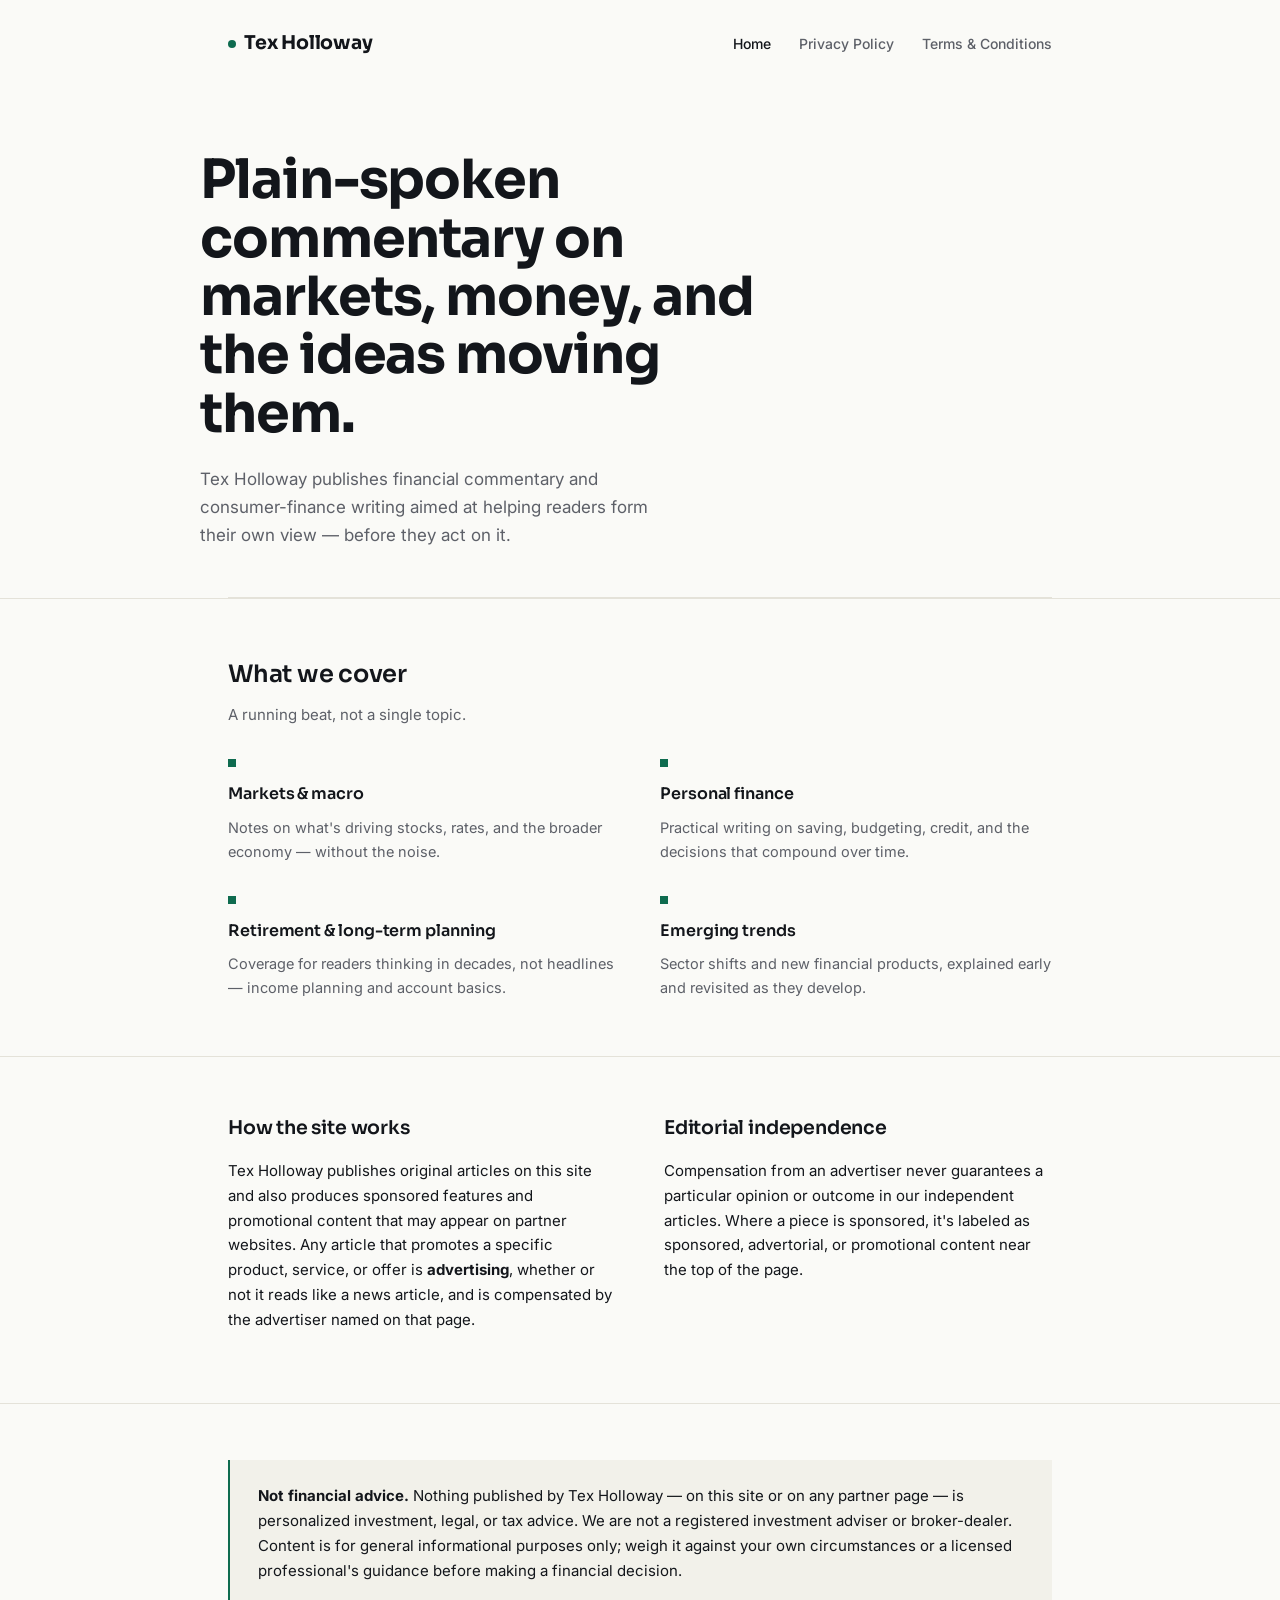
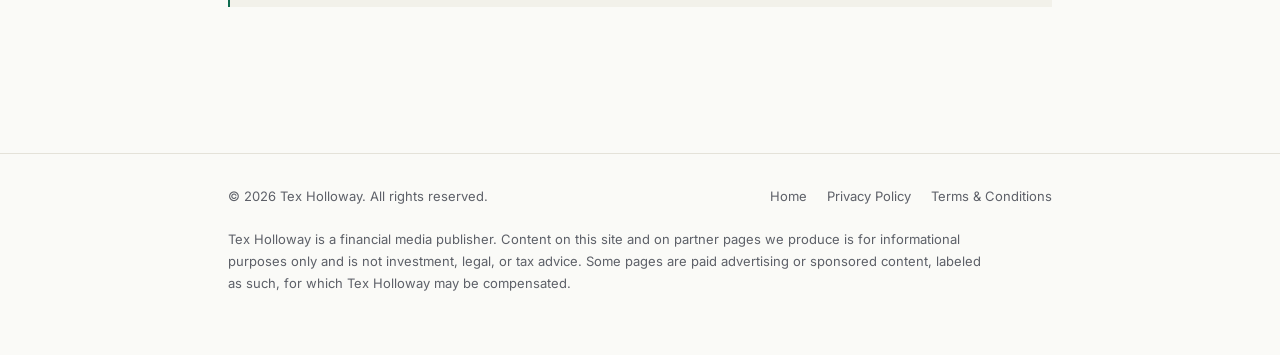
<file: index.html>
<!DOCTYPE html>
<html lang="en">
<head>
      <!-- FF Pro Universal Tag -->
    <script>!function(f,l,u,x,j,s,a,b){window.flux||(j="undefined"!=typeof fluxOptions?fluxOptions:{},s="undefined"!=typeof fluxDefaults?fluxDefaults:{},(a=l.createElement("script")).src="https://"+u+"/integration/lumetricv2.min.js?v="+x,a.type="text/javascript",a.async="true",queue=[],window.flux={track:function(){queue.push(arguments)}},a.onload=a.onreadystatechange=function(){var rs=this.readyState;if(!rs||"complete"==rs||"loaded"==rs)try{for(window.flux=new Lumetric(u,x,j,s);0!=queue.length;){var args=queue.pop();window.flux.track.apply(null,args)}}catch(e){}},(b=document.getElementsByTagName("script")[0]).parentNode.insertBefore(a,b))}(window,document,"","3.3.0");</script>

    <!-- FF Pro View Event -->
    <script>
    flux.track("view")
    </script>
<meta charset="UTF-8">
<meta name="viewport" content="width=device-width, initial-scale=1.0">
<title>Tex Holloway — Independent Financial Commentary</title>
<link rel="preconnect" href="https://fonts.googleapis.com">
<link rel="preconnect" href="https://fonts.gstatic.com" crossorigin>
<link href="https://fonts.googleapis.com/css2?family=Sora:wght@400;500;600;700&family=Inter:wght@400;500;600&display=swap" rel="stylesheet">
<style>
  :root{
    --bg:#FAFAF7;
    --bg-raised:#F2F1EA;
    --ink:#13161B;
    --muted:#5D6068;
    --line:#E4E2D9;
    --accent:#0E6B4F;
    --accent-ink:#FAFAF7;
    --focus:#0E6B4F;
    --sans-display:"Sora", -apple-system, BlinkMacSystemFont, "Segoe UI", sans-serif;
    --sans-body:"Inter", -apple-system, BlinkMacSystemFont, "Segoe UI", sans-serif;
  }
  @media (prefers-color-scheme: dark){
    :root:not([data-theme="light"]){
      --bg:#0E1210;
      --bg-raised:#171B18;
      --ink:#F3F2EC;
      --muted:#9C9F97;
      --line:#2A2F2A;
      --accent:#4FD8A6;
      --accent-ink:#0E1210;
      --focus:#4FD8A6;
    }
  }
  :root[data-theme="dark"]{
    --bg:#0E1210;
    --bg-raised:#171B18;
    --ink:#F3F2EC;
    --muted:#9C9F97;
    --line:#2A2F2A;
    --accent:#4FD8A6;
    --accent-ink:#0E1210;
    --focus:#4FD8A6;
  }

  *{ box-sizing:border-box; }
  html,body{ margin:0; padding:0; }
  body{
    background:var(--bg);
    color:var(--ink);
    font-family:var(--sans-body);
    line-height:1.65;
    -webkit-font-smoothing:antialiased;
  }
  a{ color:var(--ink); }
  a:focus-visible, button:focus-visible{
    outline:2px solid var(--focus);
    outline-offset:3px;
  }
  img{ max-width:100%; }

  .wrap{
    max-width:880px;
    margin:0 auto;
    padding:0 28px;
  }

  /* Header */
  header.top{
    padding:28px 0;
  }
  .top-row{
    display:flex;
    align-items:center;
    justify-content:space-between;
    gap:20px;
    flex-wrap:wrap;
  }
  .wordmark{
    font-family:var(--sans-display);
    font-weight:700;
    font-size:19px;
    letter-spacing:-0.01em;
    text-decoration:none;
    color:var(--ink);
    display:flex;
    align-items:center;
    gap:8px;
  }
  .wordmark .dot{
    width:8px;
    height:8px;
    border-radius:50%;
    background:var(--accent);
    display:inline-block;
  }
  nav.navbar{
    display:flex;
    gap:28px;
    flex-wrap:wrap;
  }
  .navlink{
    font-family:var(--sans-body);
    font-size:14px;
    font-weight:500;
    text-decoration:none;
    color:var(--muted);
    background:none;
    border:none;
    cursor:pointer;
    padding:4px 0;
  }
  .navlink[aria-current="page"]{ color:var(--ink); }
  .navlink:hover{ color:var(--ink); }

  main{ padding:8px 0 90px; }
  section.view{ display:none; }
  section.view.active{ display:block; }

  /* Hero */
  .hero{
    padding:56px 0 48px;
  }
  .hero h1{
    font-family:var(--sans-display);
    font-weight:700;
    font-size:clamp(34px, 5.6vw, 54px);
    line-height:1.08;
    letter-spacing:-0.02em;
    max-width:620px;
    margin:0 0 22px;
  }
  .hero p.sub{
    font-size:17px;
    color:var(--muted);
    max-width:480px;
    margin:0;
  }

  .rule{
    border:none;
    border-top:1px solid var(--line);
    margin:0;
  }

  section.block{
    padding:56px 0;
    border-top:1px solid var(--line);
  }
  h2.section-head{
    font-family:var(--sans-display);
    font-weight:600;
    font-size:24px;
    letter-spacing:-0.01em;
    margin:0 0 8px;
  }
  .section-sub{
    color:var(--muted);
    font-size:15px;
    margin:0 0 32px;
    max-width:460px;
  }

  .coverage-grid{
    display:grid;
    grid-template-columns:1fr 1fr;
    gap:32px 40px;
  }
  @media (max-width:640px){
    .coverage-grid{ grid-template-columns:1fr; }
  }
  .coverage-item .sq{
    width:8px;
    height:8px;
    background:var(--accent);
    margin-bottom:14px;
  }
  .coverage-item h3{
    font-family:var(--sans-display);
    font-weight:600;
    font-size:16px;
    margin:0 0 8px;
    letter-spacing:-0.005em;
  }
  .coverage-item p{
    margin:0;
    font-size:14.5px;
    color:var(--muted);
  }

  .two-col{
    display:grid;
    grid-template-columns:1fr 1fr;
    gap:48px;
  }
  @media (max-width:640px){
    .two-col{ grid-template-columns:1fr; gap:32px; }
  }
  .two-col p{ font-size:15px; }
  .two-col h2{
    font-family:var(--sans-display);
    font-weight:600;
    font-size:19px;
    margin:0 0 12px;
    letter-spacing:-0.01em;
  }

  .callout{
    background:var(--bg-raised);
    border-left:2px solid var(--accent);
    padding:24px 28px;
    font-size:15px;
  }
  .callout p{ margin:0; }
  .callout strong{ color:var(--ink); }

  address{
    font-style:normal;
    font-size:15px;
  }
  address a{
    color:var(--accent);
    text-decoration:none;
  }
  address a:hover{ text-decoration:underline; }
  address .role{
    color:var(--muted);
    display:inline-block;
    min-width:170px;
  }
  address .row{ margin-bottom:10px; }

  /* Legal pages */
  .legal{ padding-top:40px; }
  .legal-head h2{
    font-family:var(--sans-display);
    font-weight:700;
    font-size:32px;
    letter-spacing:-0.02em;
    margin:0 0 8px;
  }
  .legal-updated{
    font-size:13px;
    color:var(--muted);
    margin-bottom:44px;
  }
  .legal article{
    padding:26px 0;
    border-top:1px solid var(--line);
  }
  .legal article:last-child{ border-bottom:1px solid var(--line); }
  .legal h3{
    font-family:var(--sans-display);
    font-weight:600;
    font-size:15.5px;
    color:var(--ink);
    margin:0 0 10px;
  }
  .legal p, .legal li{
    font-size:14.5px;
    color:var(--muted);
    line-height:1.7;
  }
  .legal ul{ padding-left:18px; margin:8px 0 0; }
  .legal li{ margin-bottom:6px; }
  .legal strong{ color:var(--ink); }

  footer{
    border-top:1px solid var(--line);
    padding:32px 0 48px;
    font-size:13px;
    color:var(--muted);
  }
  .footer-row{
    display:flex;
    justify-content:space-between;
    flex-wrap:wrap;
    gap:14px;
    align-items:center;
    margin-bottom:20px;
  }
  .footer-links{
    display:flex;
    gap:20px;
    flex-wrap:wrap;
  }
  .footer-links a{
    color:var(--muted);
    text-decoration:none;
  }
  .footer-links a:hover{ color:var(--ink); }
  .footer-disc{
    line-height:1.7;
    max-width:760px;
  }

  @media (prefers-reduced-motion: no-preference){
    .hero h1, .hero p.sub{
      animation:rise .5s ease-out both;
    }
    .hero p.sub{ animation-delay:.08s; }
  }
  @keyframes rise{
    from{ opacity:0; transform:translateY(8px); }
    to{ opacity:1; transform:translateY(0); }
  }
</style>
</head>
<body>

<header class="top">
  <div class="wrap">
    <div class="top-row">
      <a href="#home" class="wordmark" data-view="home"><span class="dot"></span>Tex Holloway</a>
      <nav class="navbar" aria-label="Site">
        <a href="#home" class="navlink" data-view="home" aria-current="page">Home</a>
        <a href="#privacy" class="navlink" data-view="privacy">Privacy Policy</a>
        <a href="#terms" class="navlink" data-view="terms">Terms &amp; Conditions</a>
      </nav>
    </div>
  </div>
</header>

<main>

  <!-- HOME -->
  <section id="home" class="view active">

    <div class="wrap hero">
      <h1>Plain-spoken commentary on markets, money, and the ideas moving them.</h1>
      <p class="sub">Tex Holloway publishes financial commentary and consumer-finance writing aimed at helping readers form their own view — before they act on it.</p>
    </div>

    <div class="wrap">
      <hr class="rule">
    </div>

    <section class="block">
      <div class="wrap">
        <h2 class="section-head">What we cover</h2>
        <p class="section-sub">A running beat, not a single topic.</p>
        <div class="coverage-grid">
          <div class="coverage-item">
            <div class="sq"></div>
            <h3>Markets &amp; macro</h3>
            <p>Notes on what's driving stocks, rates, and the broader economy — without the noise.</p>
          </div>
          <div class="coverage-item">
            <div class="sq"></div>
            <h3>Personal finance</h3>
            <p>Practical writing on saving, budgeting, credit, and the decisions that compound over time.</p>
          </div>
          <div class="coverage-item">
            <div class="sq"></div>
            <h3>Retirement &amp; long-term planning</h3>
            <p>Coverage for readers thinking in decades, not headlines — income planning and account basics.</p>
          </div>
          <div class="coverage-item">
            <div class="sq"></div>
            <h3>Emerging trends</h3>
            <p>Sector shifts and new financial products, explained early and revisited as they develop.</p>
          </div>
        </div>
      </div>
    </section>

    <section class="block">
      <div class="wrap two-col">
        <div>
          <h2>How the site works</h2>
          <p>Tex Holloway publishes original articles on this site and also produces sponsored features and promotional content that may appear on partner websites. Any article that promotes a specific product, service, or offer is <strong>advertising</strong>, whether or not it reads like a news article, and is compensated by the advertiser named on that page.</p>
        </div>
        <div>
          <h2>Editorial independence</h2>
          <p>Compensation from an advertiser never guarantees a particular opinion or outcome in our independent articles. Where a piece is sponsored, it's labeled as sponsored, advertorial, or promotional content near the top of the page.</p>
        </div>
      </div>
    </section>

    <section class="block">
      <div class="wrap">
        <div class="callout">
          <p><strong>Not financial advice.</strong> Nothing published by Tex Holloway — on this site or on any partner page — is personalized investment, legal, or tax advice. We are not a registered investment adviser or broker-dealer. Content is for general informational purposes only; weigh it against your own circumstances or a licensed professional's guidance before making a financial decision.</p>
        </div>
      </div>
    </section>

  </section>

  <!-- PRIVACY -->
  <section id="privacy" class="view legal">
    <div class="wrap">
      <div class="legal-head">
        <h2>Privacy Policy</h2>
      </div>
      <p class="legal-updated">Last updated: <span class="updated-date"></span></p>

      <article>
        <h3>1. Overview</h3>
        <p>This policy explains what information Tex Holloway ("Tex Holloway," "we," "us") collects when you visit texholloway.com or any page we publish on a partner site that links to this policy, how we use that information, and the choices available to you. By using our sites, you agree to the practices described here.</p>
      </article>

      <article>
        <h3>2. Information we collect</h3>
        <ul>
          <li><strong>Information you provide.</strong> If you contact us, sign up for a list, or fill out a form, we collect what you submit — typically your name and email address.</li>
          <li><strong>Automatically collected information.</strong> Like most publishers, we and our vendors collect device and usage data through cookies, pixels, and similar technologies — including IP address, browser type, pages viewed, referring pages, and approximate location.</li>
          <li><strong>Information from advertising partners.</strong> Pages that host sponsored or advertorial content may use tracking technology supplied by the advertiser or their ad network to measure clicks and conversions.</li>
        </ul>
      </article>

      <article>
        <h3>3. How we use information</h3>
        <ul>
          <li>To operate, maintain, and improve our sites and content</li>
          <li>To understand which articles and offers readers engage with</li>
          <li>To communicate with you if you've asked to hear from us</li>
          <li>To measure the performance of advertising and sponsored content</li>
          <li>To detect, prevent, and address fraud, abuse, or security issues</li>
        </ul>
      </article>

      <article>
        <h3>4. Cookies, pixels &amp; advertising</h3>
        <p>We and third-party advertising partners use cookies and similar technologies to serve content, measure performance, and, on advertorial pages, track referrals to advertiser offers. You can control or delete cookies through your browser settings; blocking cookies may affect how pages on our site display or function. Where required by law, we will ask for your consent before setting non-essential cookies.</p>
      </article>

      <article>
        <h3>5. Advertorial &amp; sponsored pages</h3>
        <p>Some pages linking to this policy are sponsored features written or commissioned by Tex Holloway and hosted on behalf of an advertiser. Clicking through to an advertiser's offer takes you to a page operated by that advertiser, governed by their own privacy policy — we encourage you to review it. We are not responsible for the privacy practices of advertisers or other third-party sites we link to.</p>
      </article>

      <article>
        <h3>6. How we share information</h3>
        <p>We do not sell your name or contact details to third parties for their own marketing use. We do share aggregated or device-level analytics and advertising data with service providers, analytics vendors, and advertising partners who help us operate our sites and measure campaign performance, and we may disclose information if required by law or to protect our rights.</p>
      </article>

      <article>
        <h3>7. Your choices &amp; rights</h3>
        <p>Depending on where you live, you may have the right to access, correct, delete, or restrict use of your personal information, and to opt out of certain data sales or targeted advertising (for example, under the CCPA/CPRA in California or the GDPR in the EU/UK). To exercise any of these rights, contact us at the address below. You can also opt out of email communications at any time using the unsubscribe link in any message we send.</p>
      </article>

      <article>
        <h3>8. Children's privacy</h3>
        <p>Our sites are not directed to children under 13, and we do not knowingly collect personal information from children. If you believe a child has provided us with information, contact us and we will remove it.</p>
      </article>

      <article>
        <h3>9. Changes to this policy</h3>
        <p>We may update this policy from time to time. The "last updated" date above reflects the most recent revision. Material changes will be reflected on this page.</p>
      </article>

      <article>
        <h3>10. Contact us</h3>
        <p>Questions about this policy can be sent to <a href="mailto:legal@texholloway.com">legal@texholloway.com</a>.</p>
      </article>
    </div>
  </section>

  <!-- TERMS -->
  <section id="terms" class="view legal">
    <div class="wrap">
      <div class="legal-head">
        <h2>Terms &amp; Conditions</h2>
      </div>
      <p class="legal-updated">Last updated: <span class="updated-date"></span></p>

      <article>
        <h3>1. Acceptance of terms</h3>
        <p>These terms govern your use of texholloway.com and any page published by Tex Holloway on a partner site that links here. By accessing or using these sites, you agree to be bound by these terms. If you do not agree, please do not use the site.</p>
      </article>

      <article>
        <h3>2. Not financial, legal, or tax advice</h3>
        <p>Content published by Tex Holloway — including articles hosted on partner sites — is provided for general informational and educational purposes only. It is not personalized investment, legal, tax, or professional advice, and should not be treated as a recommendation to buy, sell, or hold any security or financial product. Tex Holloway is not a registered investment adviser, broker-dealer, or financial planner. Always evaluate financial decisions against your own circumstances, and consult a licensed professional where appropriate.</p>
      </article>

      <article>
        <h3>3. Advertising &amp; sponsored content</h3>
        <p>Some content published or hosted by Tex Holloway is paid advertising, a sponsored feature, or an advertorial commissioned by a third-party advertiser, and is labeled accordingly. We may receive compensation — including a flat fee or a commission on resulting sales or leads — from the advertisers featured. Compensation does not guarantee a favorable review or outcome, but it may influence which offers are featured and how prominently.</p>
      </article>

      <article>
        <h3>4. No guarantee of results</h3>
        <p>Any performance figures, projections, or examples referenced in our content are illustrative or historical and are not a guarantee of future results. Investing involves risk, including the possible loss of principal, and past performance of any strategy, product, or publication does not predict future performance.</p>
      </article>

      <article>
        <h3>5. Intellectual property</h3>
        <p>Unless otherwise noted, the text, design, and layout of texholloway.com are owned by Tex Holloway and may not be reproduced, distributed, or republished without prior written permission. Advertiser logos, trademarks, and product names referenced on sponsored pages remain the property of their respective owners.</p>
      </article>

      <article>
        <h3>6. Third-party links</h3>
        <p>Our pages link to third-party websites and advertiser offers we do not control. We are not responsible for the content, accuracy, products, or practices of any linked site, and including a link does not imply our endorsement of everything on it.</p>
      </article>

      <article>
        <h3>7. Disclaimer of warranties</h3>
        <p>The site and its content are provided "as is" and "as available," without warranties of any kind, express or implied, including accuracy, completeness, or fitness for a particular purpose. We do not warrant that the site will be uninterrupted, error-free, or secure.</p>
      </article>

      <article>
        <h3>8. Limitation of liability</h3>
        <p>To the fullest extent permitted by law, Tex Holloway and its owners, contributors, and partners are not liable for any indirect, incidental, or consequential damages — including financial loss — arising from your use of the site or reliance on its content, including advertised or sponsored offers.</p>
      </article>

      <article>
        <h3>9. Indemnification</h3>
        <p>You agree to indemnify and hold Tex Holloway harmless from any claim or demand arising out of your misuse of the site or violation of these terms.</p>
      </article>

      <article>
        <h3>10. Governing law</h3>
        <p>These terms are governed by the laws of the jurisdiction in which Tex Holloway operates, without regard to conflict-of-law principles, unless otherwise required by local law.</p>
      </article>

      <article>
        <h3>11. Changes to these terms</h3>
        <p>We may revise these terms at any time. Continued use of the site after changes are posted constitutes acceptance of the revised terms. Check this page periodically for updates.</p>
      </article>

      <article>
        <h3>12. Contact us</h3>
        <p>Questions about these terms can be sent to <a href="mailto:legal@texholloway.com">legal@texholloway.com</a>.</p>
      </article>
    </div>
  </section>

</main>

<footer>
  <div class="wrap">
    <div class="footer-row">
      <span>© <span id="year"></span> Tex Holloway. All rights reserved.</span>
      <div class="footer-links">
        <a href="#home" data-view="home">Home</a>
        <a href="#privacy" data-view="privacy">Privacy Policy</a>
        <a href="#terms" data-view="terms">Terms &amp; Conditions</a>
      </div>
    </div>
    <p class="footer-disc">Tex Holloway is a financial media publisher. Content on this site and on partner pages we produce is for informational purposes only and is not investment, legal, or tax advice. Some pages are paid advertising or sponsored content, labeled as such, for which Tex Holloway may be compensated.</p>
  </div>
</footer>

<script>
  (function(){
    var views = document.querySelectorAll('.view');
    var links = document.querySelectorAll('[data-view]');

    function showView(name){
      views.forEach(function(v){
        v.classList.toggle('active', v.id === name);
      });
      links.forEach(function(l){
        if(l.classList.contains('navlink')){
          if(l.dataset.view === name){
            l.setAttribute('aria-current','page');
          } else {
            l.removeAttribute('aria-current');
          }
        }
      });
      window.scrollTo(0,0);
    }

    function route(){
      var hash = (window.location.hash || '#home').replace('#','');
      if(['home','privacy','terms'].indexOf(hash) === -1) hash = 'home';
      showView(hash);
    }

    window.addEventListener('hashchange', route);
    route();

    var d = new Date();
    var opts = { year:'numeric', month:'long', day:'numeric' };
    var dateStr = d.toLocaleDateString('en-US', opts);
    document.getElementById('year').textContent = d.getFullYear();
    document.querySelectorAll('.updated-date').forEach(function(el){
      el.textContent = dateStr;
    });
  })();
</script>

</body>
</html>
</file>
